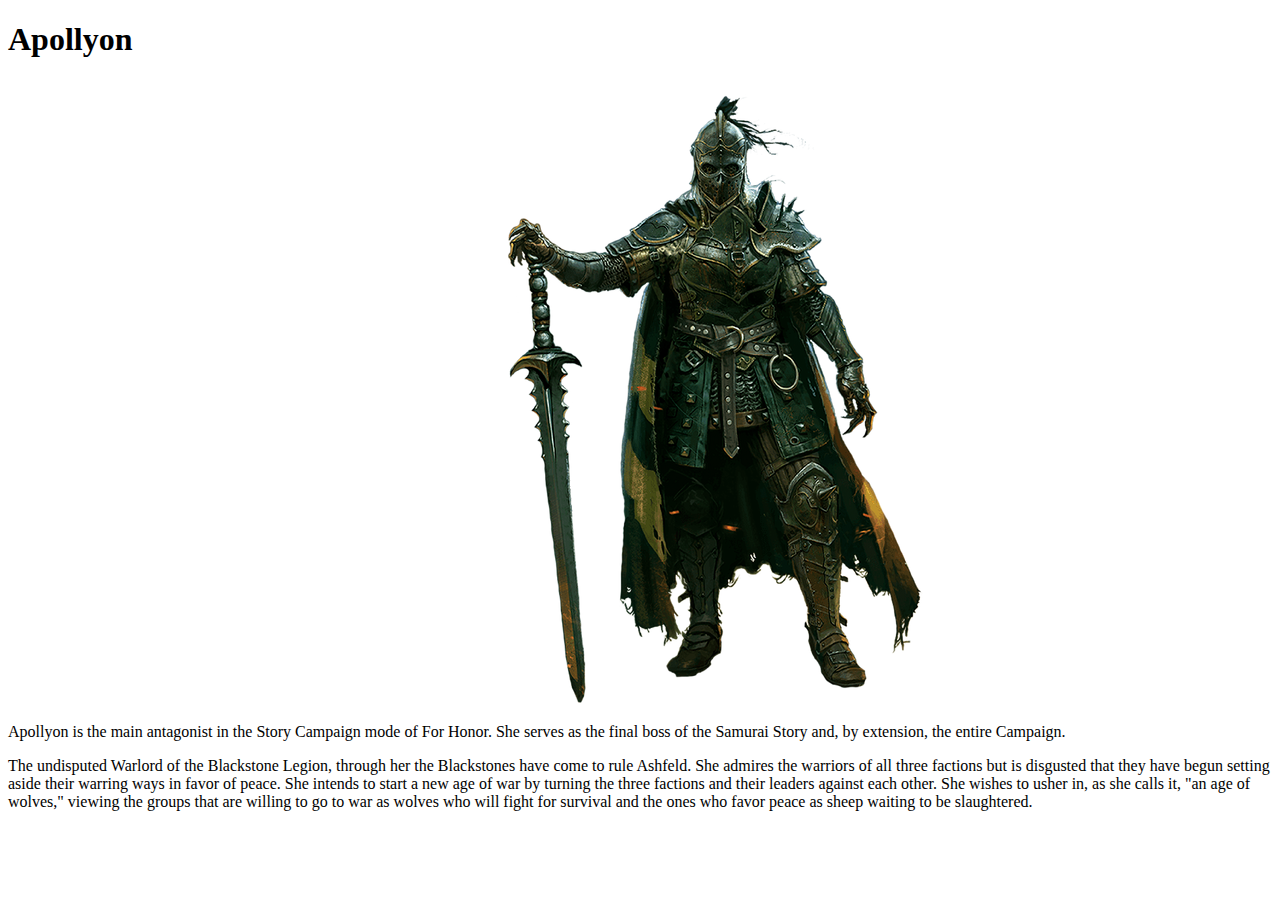
<file: Apollyon.html>
<!DOCTYPE html>
<html>
<head>
<title>Apollyon</title>
<script  type="text/javascript" src="site.js"></script>
</head>

<body>

<h1 class="titulo">Apollyon</h1>
<img class="personajes" style="margin-left: 500px;" src="Apollyon.png">
<p>Apollyon is the main antagonist in the Story Campaign mode of For Honor. She serves as the final boss of the Samurai Story and, by extension, the entire Campaign.</p>
<p>The undisputed Warlord of the Blackstone Legion, through her the Blackstones have come to rule Ashfeld. She admires the warriors of all three factions but is disgusted 
    that they have begun setting aside their warring ways in favor of peace. She intends to start a new age of war by turning the three factions and their leaders against 
    each other. She wishes to usher in, as she calls it, "an age of wolves," viewing the groups that are willing to go to war as wolves who will fight for survival and the 
    ones who favor peace as sheep waiting to be slaughtered.</p>

</body>
</html>
</file>
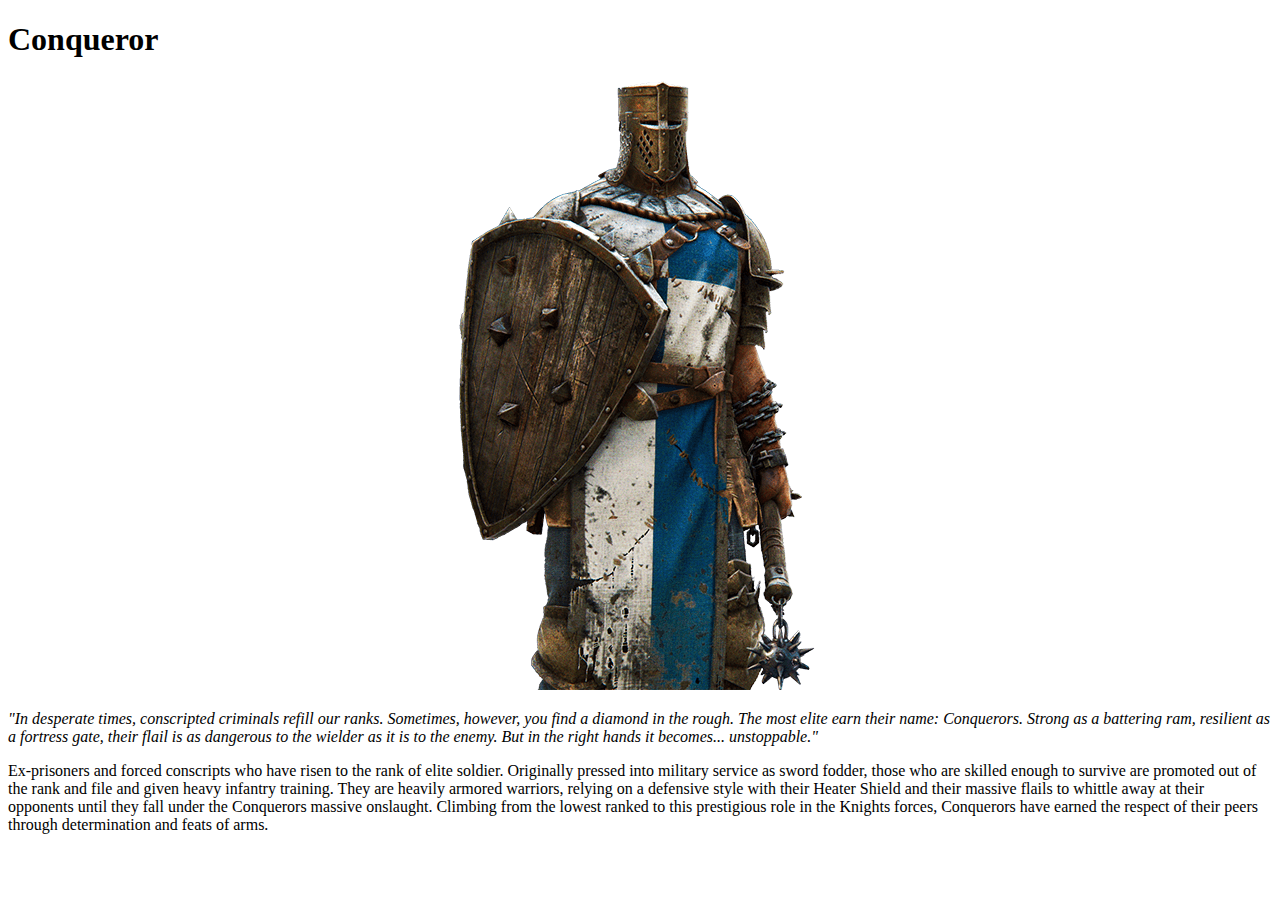
<file: Conq.html>
<!DOCTYPE html>
<html>
<head>
<title>Conqueror</title>
</head>
<body>

<h1 class="titulo">Conqueror</h1>
<img class="personajes" style="margin-left: 450px;" src="Conq.png">
<p><em>"In desperate times, conscripted criminals refill our ranks. Sometimes, however, you find a diamond in the rough. The most elite earn their name: Conquerors. 
    Strong as a battering ram, resilient as a fortress gate, their flail is as dangerous to the wielder as it is to the enemy. But in the right hands it becomes... unstoppable."</em></p>


<p>Ex-prisoners and forced conscripts who have risen to the rank of elite soldier. Originally pressed into military service as sword fodder, those who are skilled enough to survive are 
    promoted out of the rank and file and given heavy infantry training. They are heavily armored warriors, relying on a defensive style with their Heater Shield and their massive flails 
    to whittle away at their opponents until they fall under the Conquerors massive onslaught. Climbing from the lowest ranked to this prestigious role in the Knights forces, 
    Conquerors have earned the respect of their peers through determination and feats of arms.</p>

</body>
</html>
</file>
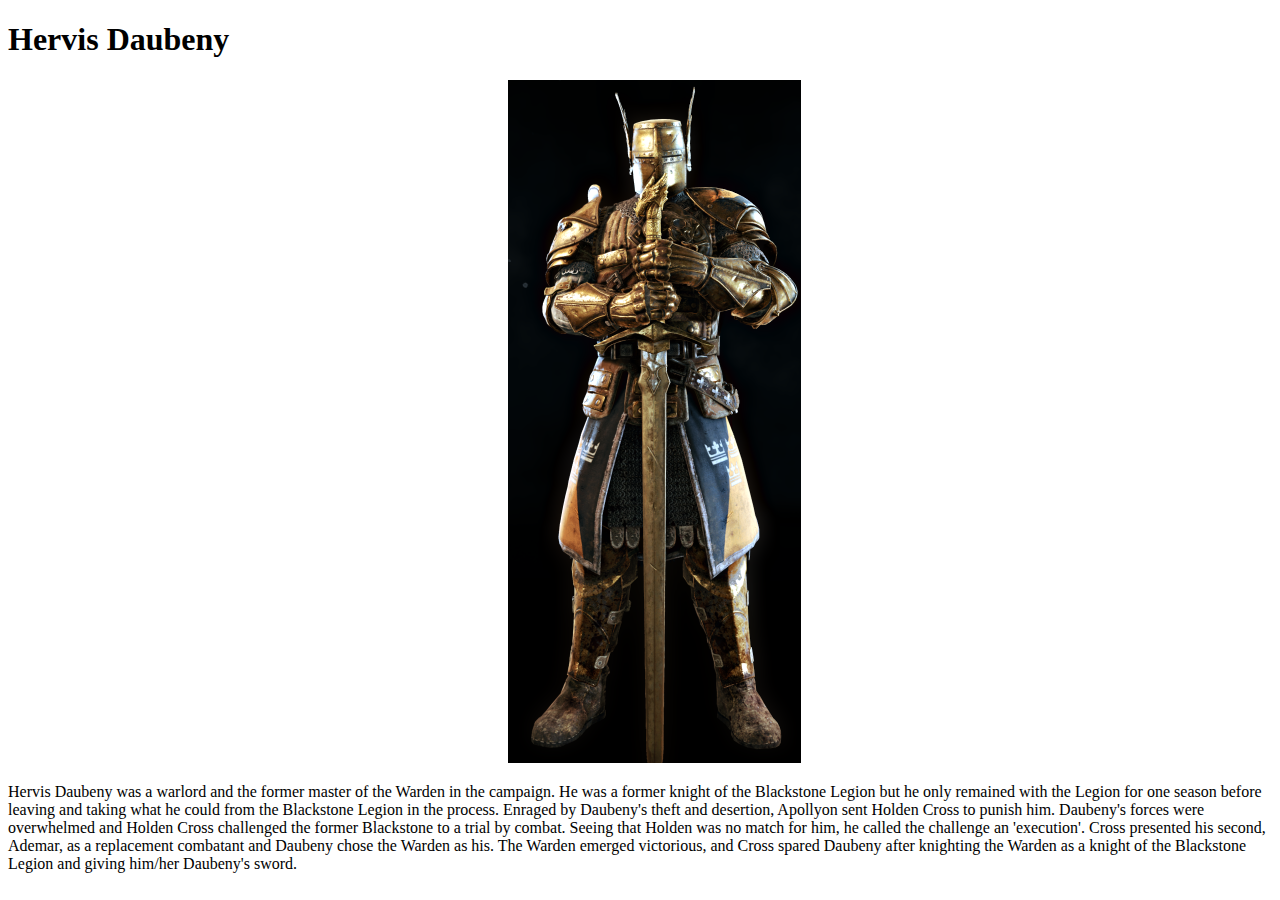
<file: Hervis.html>
<!DOCTYPE html>
<html>
<head>
<title>Hervis</title>
<!-- <script src="https://ajax.googleapis.com/ajax/libs/jquery/3.6.4/jquery.min.js"></script> -->
<script type="text/javascript" src="jquery.js"></script>
<script>
    $(document).ready(function(){
      $("#Hervis").hover(function(){
        alert("You entered p1!");
      },
      function(){
        alert("Bye! You now leave p1!");
      }); 
    });
    </script>
</head>
<body>

<h1 class="titulo">Hervis Daubeny</h1>
<img id = "Hervis" class="personajes" style="margin-left: 500px;" src="Hervis.png">
<p>Hervis Daubeny was a warlord and the former master of the Warden in the campaign. He was a former knight of the Blackstone Legion but he only remained with the 
    Legion for one season before leaving and taking what he could from the Blackstone Legion in the process. Enraged by Daubeny's theft and desertion, Apollyon sent 
    Holden Cross to punish him. Daubeny's forces were overwhelmed and Holden Cross challenged the former Blackstone to a trial by combat. Seeing that Holden was no match 
    for him, he called the challenge an 'execution'. Cross presented his second, Ademar, as a replacement combatant and Daubeny chose the Warden as his. The Warden emerged
     victorious, and Cross spared Daubeny after knighting the Warden as a knight of the Blackstone Legion and giving him/her Daubeny's sword.</p>

</body>
</html>
</file>
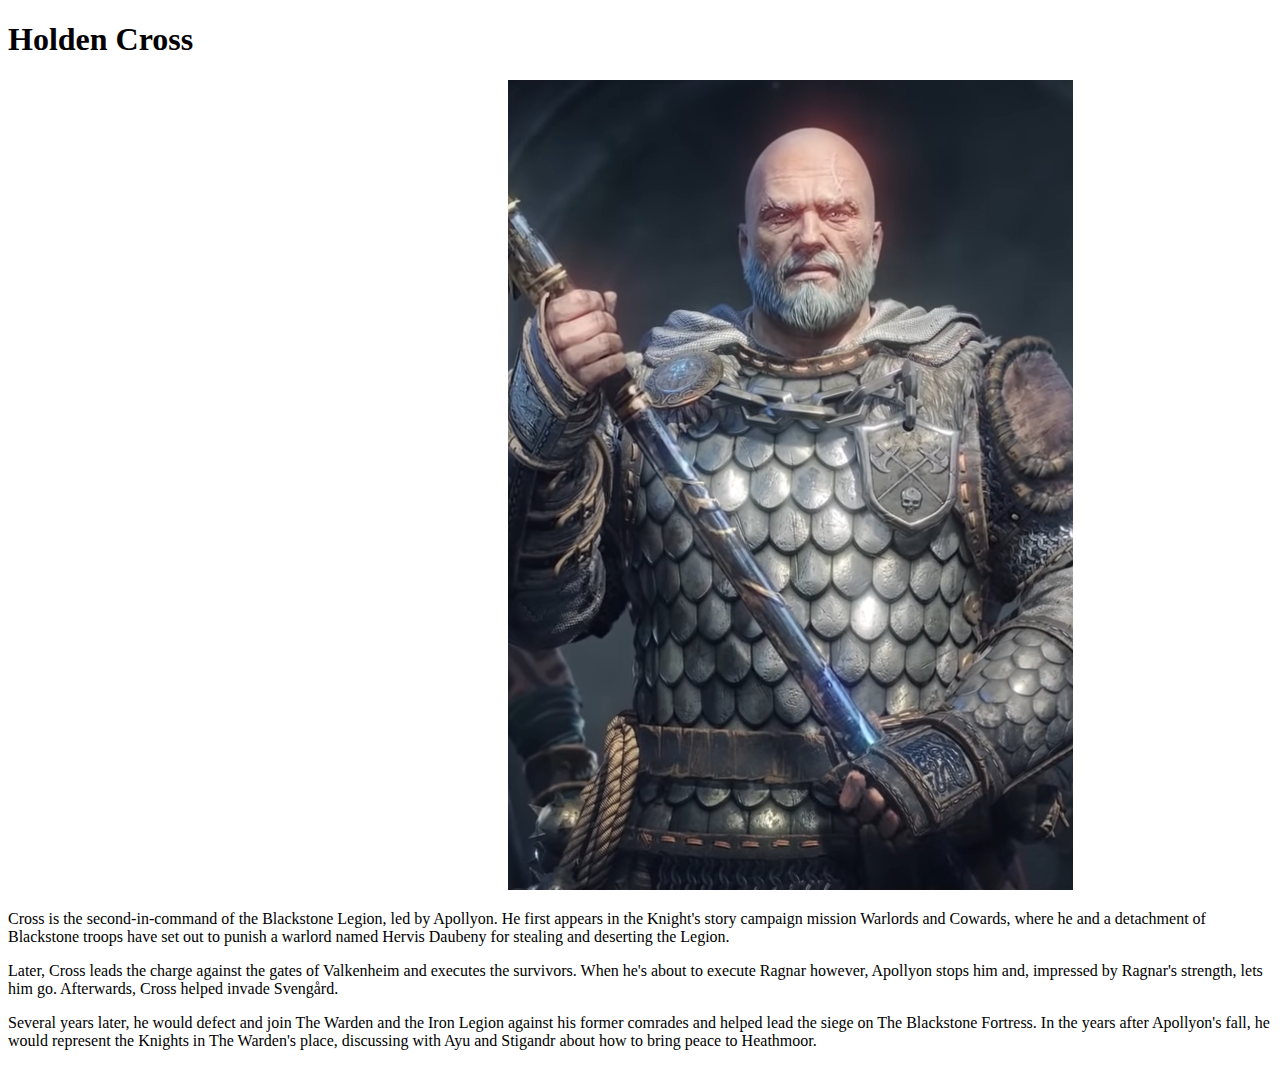
<file: Holden.html>
<!DOCTYPE html>
<html>
<head>
<title>Holden</title>
</head>
<body>

<h1 class="titulo">Holden Cross</h1>
<img class="personajes" style="margin-left: 500px;" src="Holden.png">
<p>Cross is the second-in-command of the Blackstone Legion, led by Apollyon. He first appears in the Knight's story campaign mission Warlords and Cowards, 
    where he and a detachment of Blackstone troops have set out to punish a warlord named Hervis Daubeny for stealing and deserting the Legion. </p>

<p>Later, Cross leads the charge against the gates of Valkenheim and executes the survivors. When he's about to execute Ragnar however, Apollyon stops him and, 
    impressed by Ragnar's strength, lets him go. Afterwards, Cross helped invade Svengård.</p>
<p>
    Several years later, he would defect and join The Warden and the Iron Legion against his former comrades and helped lead the siege on The Blackstone Fortress.
     In the years after Apollyon's fall, he would represent the Knights in The Warden's place, discussing with Ayu and Stigandr about how to bring peace to Heathmoor.
</p>

</body>
</html>
</file>
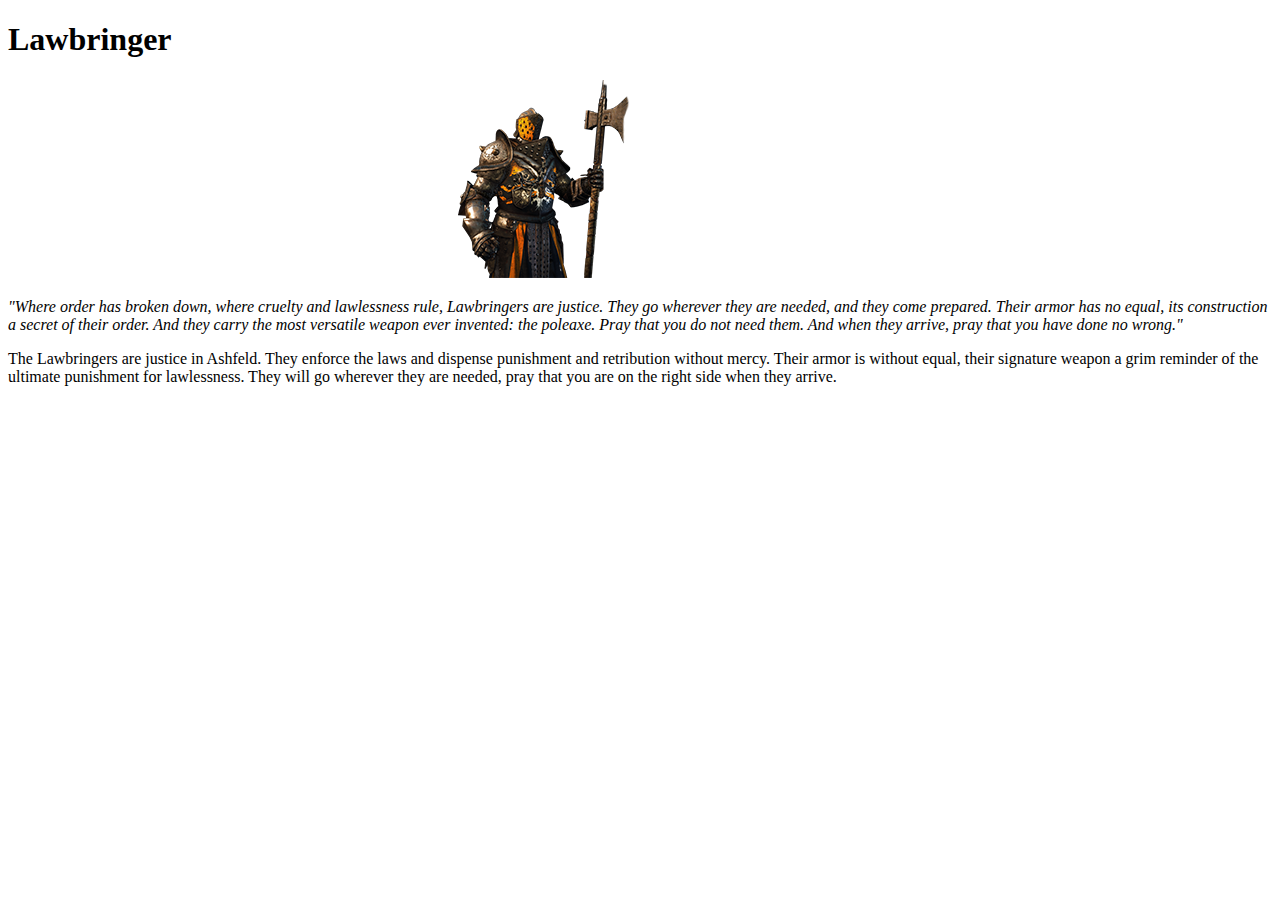
<file: LB.html>
<!DOCTYPE html>
<html>
<head>
<title>Lawbringer</title>
</head>
<body>

<h1 class="titulo">Lawbringer</h1>
<img class="personajes" style="margin-left: 450px;" src="LB.png">
<p><em>"Where order has broken down, where cruelty and lawlessness rule, Lawbringers are justice. They go wherever they are needed, 
    and they come prepared. Their armor has no equal, its construction a secret of their order. And they carry the most versatile weapon ever invented: the poleaxe. 
    Pray that you do not need them. And when they arrive, pray that you have done no wrong."</em></p>


<p>The Lawbringers are justice in Ashfeld. They enforce the laws and dispense punishment and retribution without mercy. Their armor is without equal, their signature 
    weapon a grim reminder of the ultimate punishment for lawlessness. They will go wherever they are needed, pray that you are on the right side when they arrive.</p>


</body>
</html>
</file>
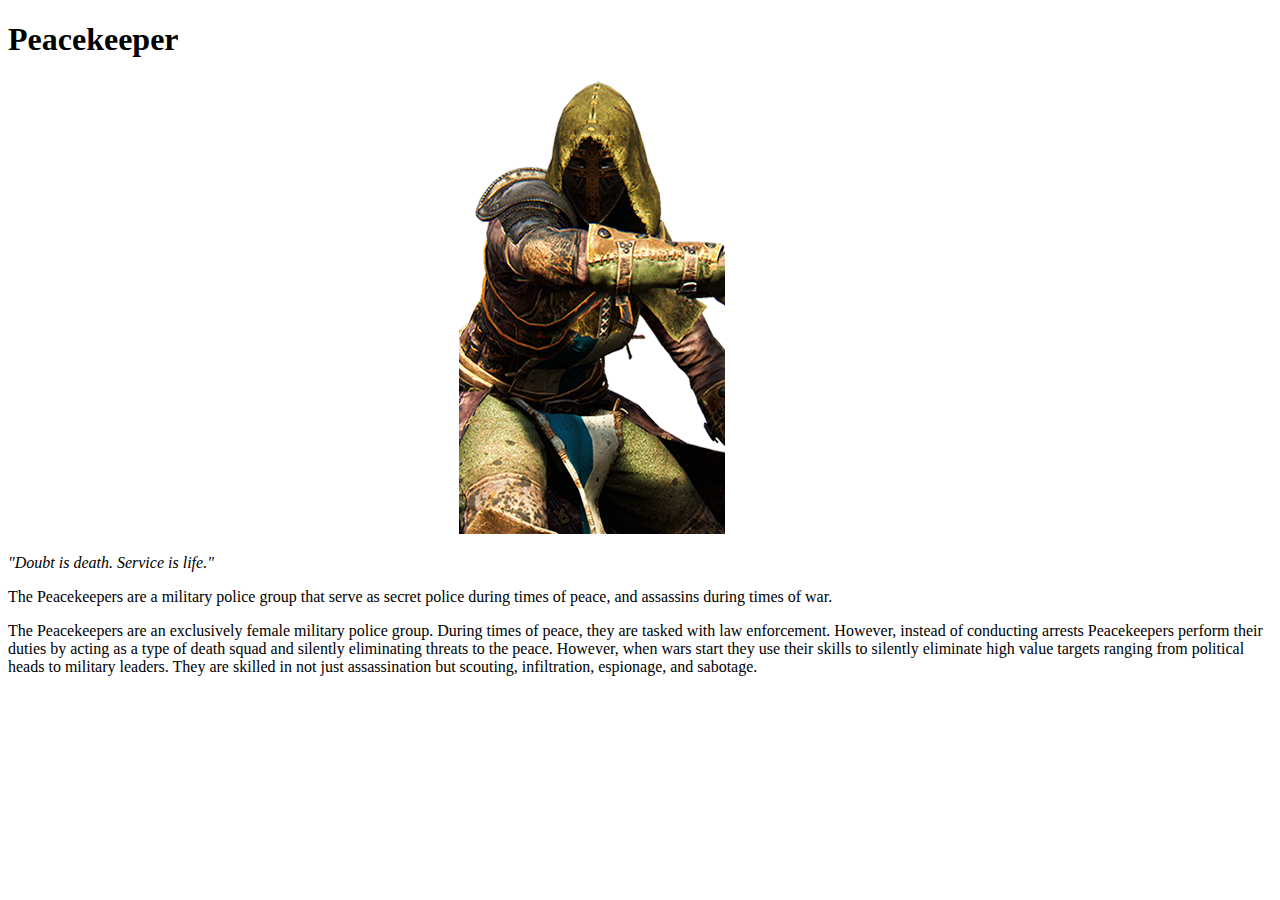
<file: PK.html>
<!DOCTYPE html>
<html>
<head>
<title>Peacekeeper</title>
</head>
<body>

<h1 class="titulo">Peacekeeper</h1>
<img class="personajes" style="margin-left: 450px;" src="PK.png">
<p><em>"Doubt is death. Service is life."</em></p>

<p>The Peacekeepers are a military police group that serve as secret police during times of peace, and assassins during times of war.</p>

<p>The Peacekeepers are an exclusively female military police group. During times of peace, they are tasked with law enforcement. However, 
    instead of conducting arrests Peacekeepers perform their duties by acting as a type of death squad and silently eliminating threats to the peace. 
    However, when wars start they use their skills to silently eliminate high value targets ranging from political heads to military leaders. They are 
    skilled in not just assassination but scouting, infiltration, espionage, and sabotage.</p>

</body>
</html>
</file>
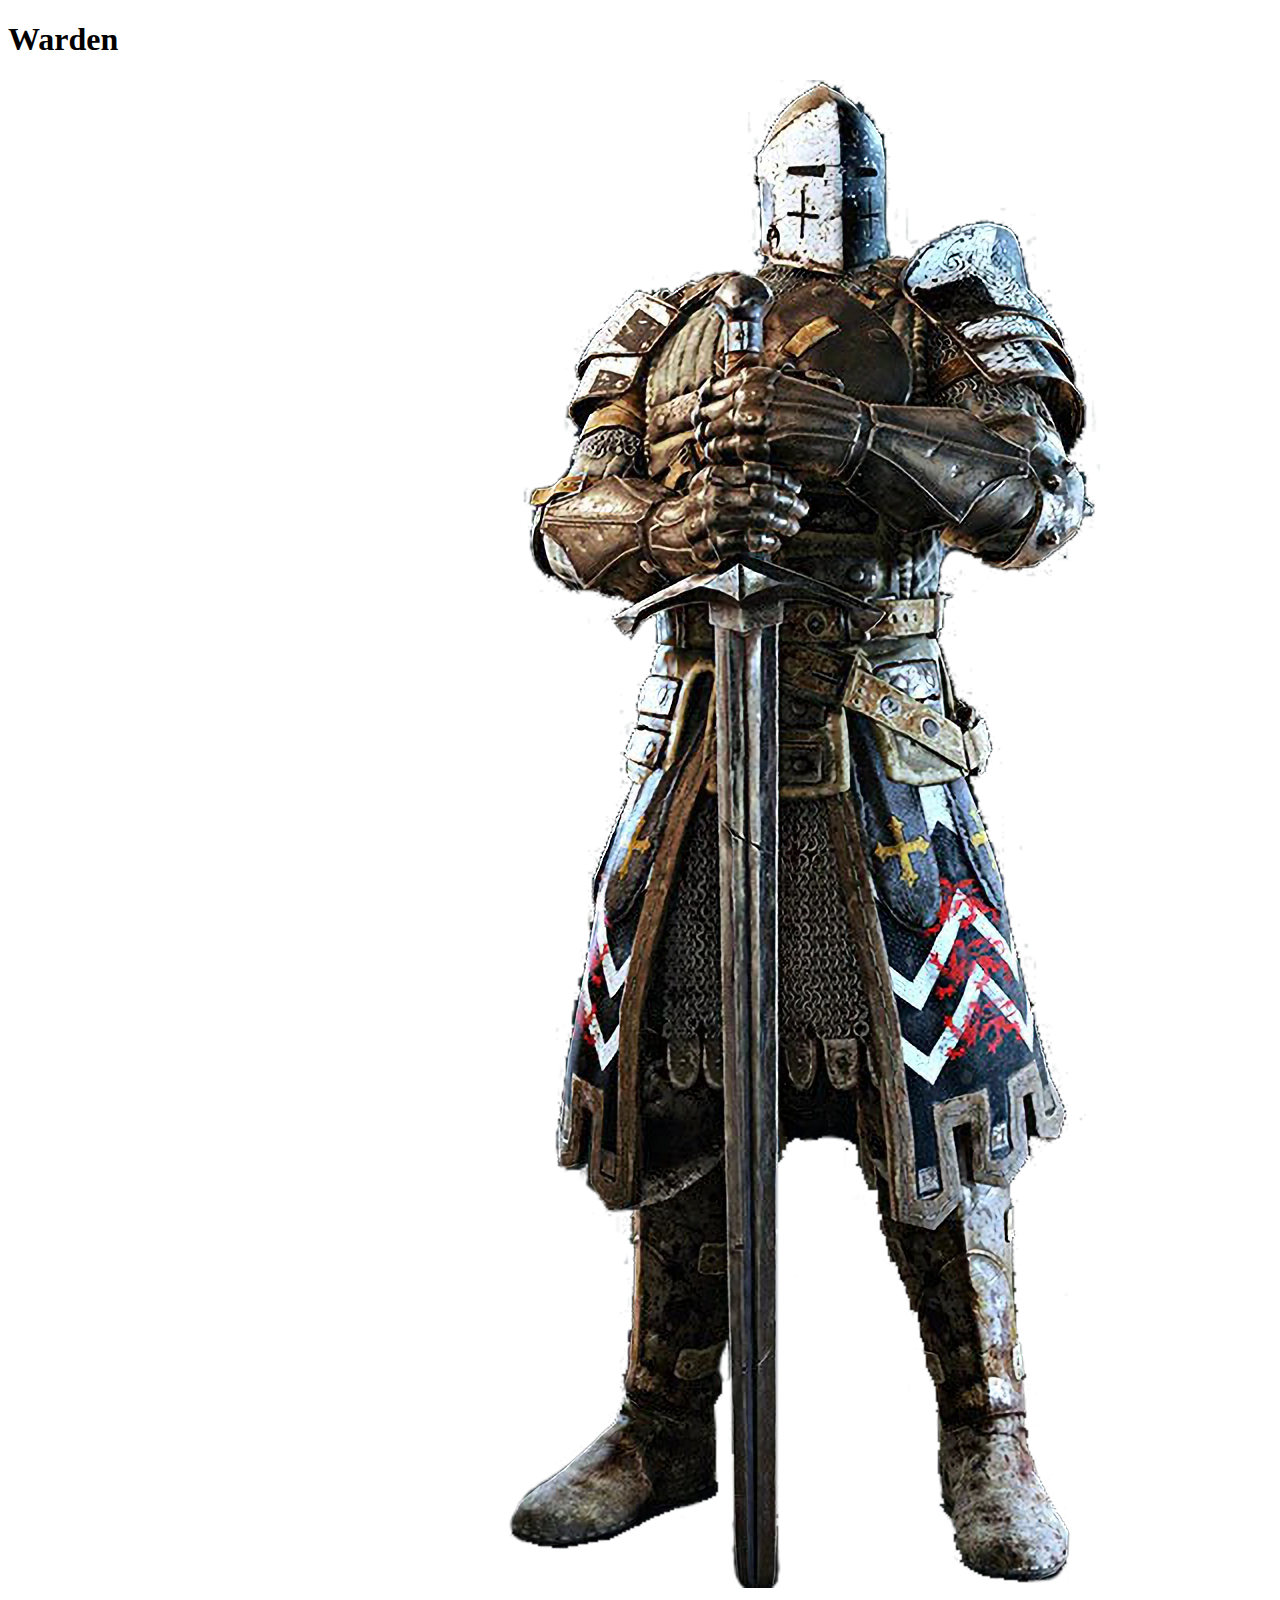
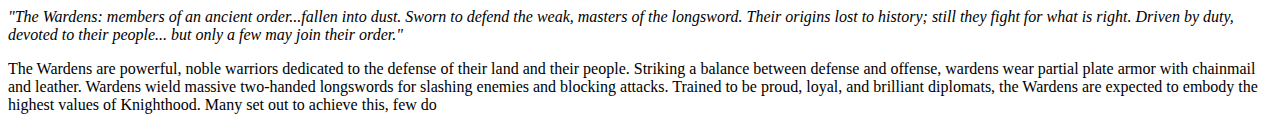
<file: Warden.html>
<!DOCTYPE html>
<html>
<head>
<title>Wardem</title>
</head>
<body>

<h1 class="titulo">Warden</h1>
<img class="personajes" style="margin-left: 500px;" src="Warden.png">
<p><em>"The Wardens: members of an ancient order...fallen into dust. Sworn to defend the weak, masters of the longsword. Their origins lost to history; still they fight 
    for what is right. Driven by duty, devoted to their people... but only a few may join their order."</em></p>

<p>The Wardens are powerful, noble warriors dedicated to the defense of their land and their people. Striking a balance between defense and offense, wardens wear 
    partial plate armor with chainmail and leather. Wardens wield massive two-handed longswords for slashing enemies and blocking attacks. Trained to be proud, loyal, 
    and brilliant diplomats, the Wardens are expected to embody the highest values of Knighthood. Many set out to achieve this, few do</p>

</body>
</html>
</file>
